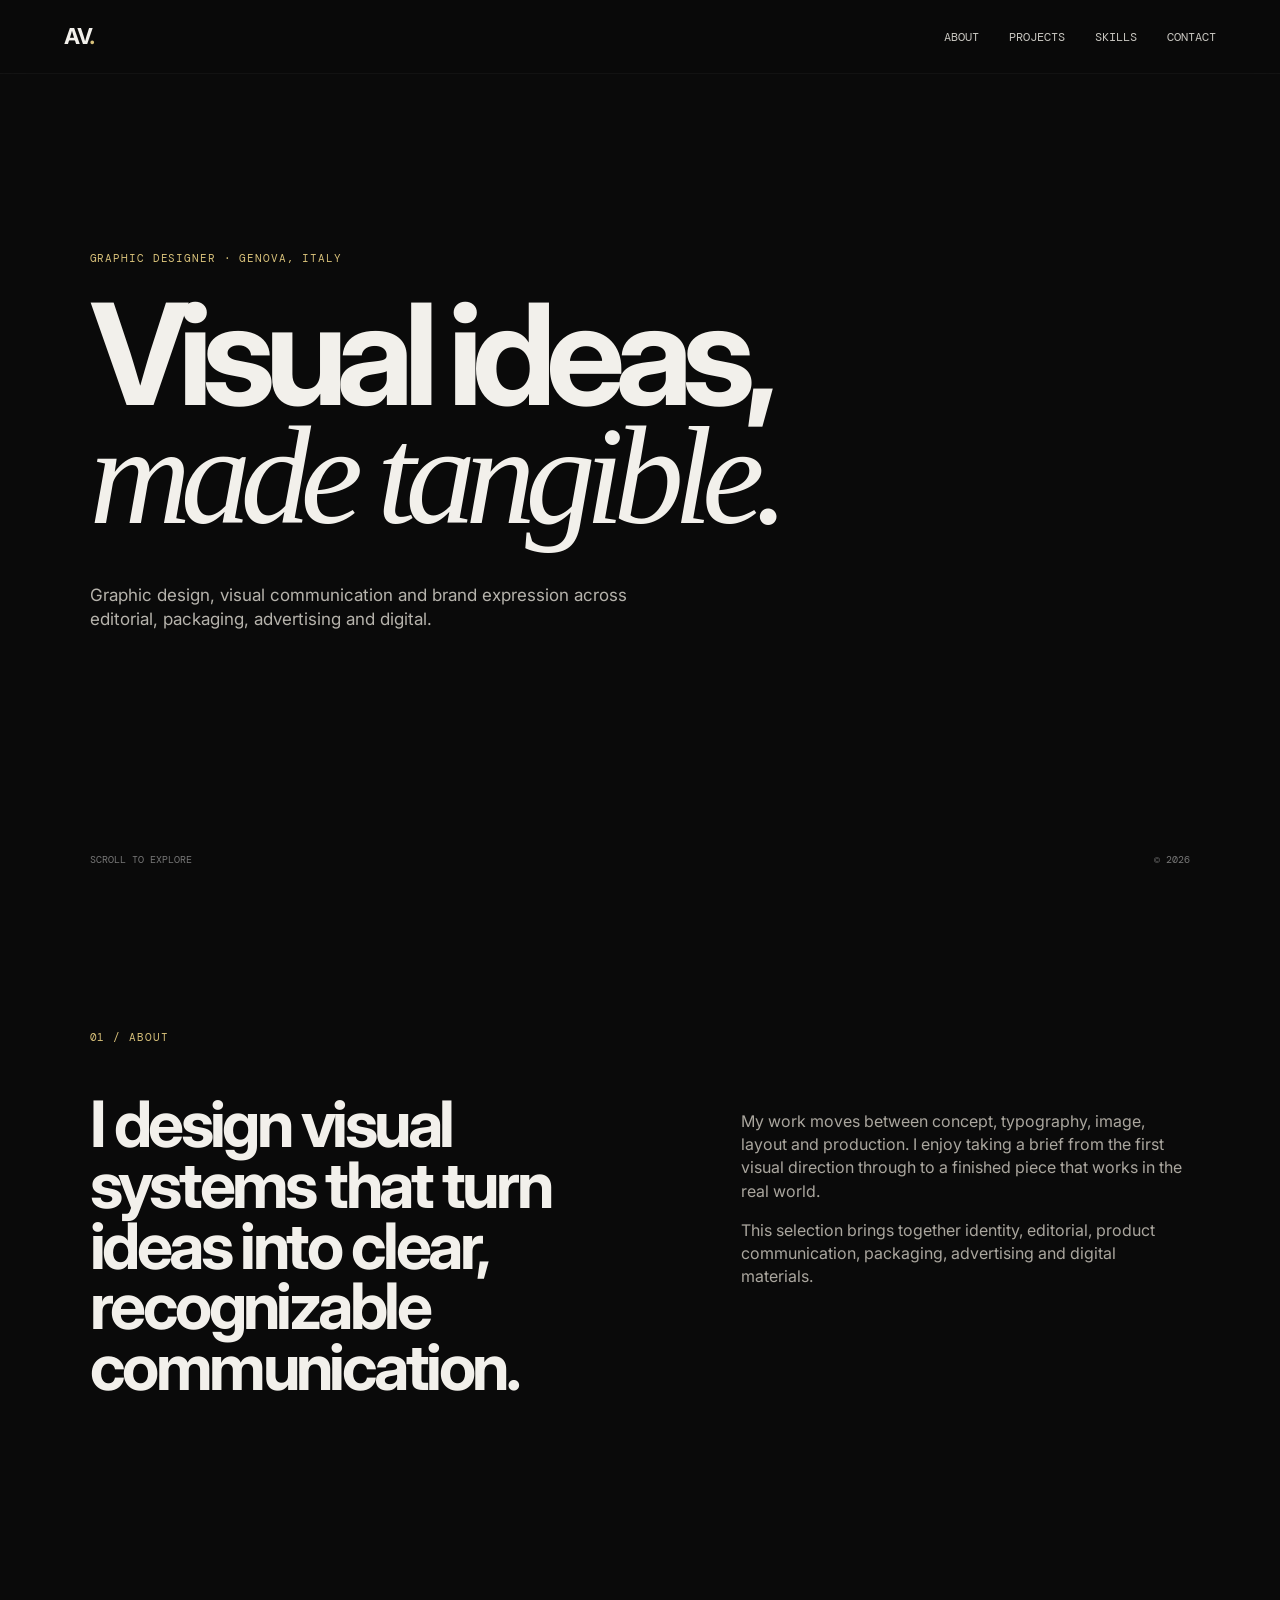
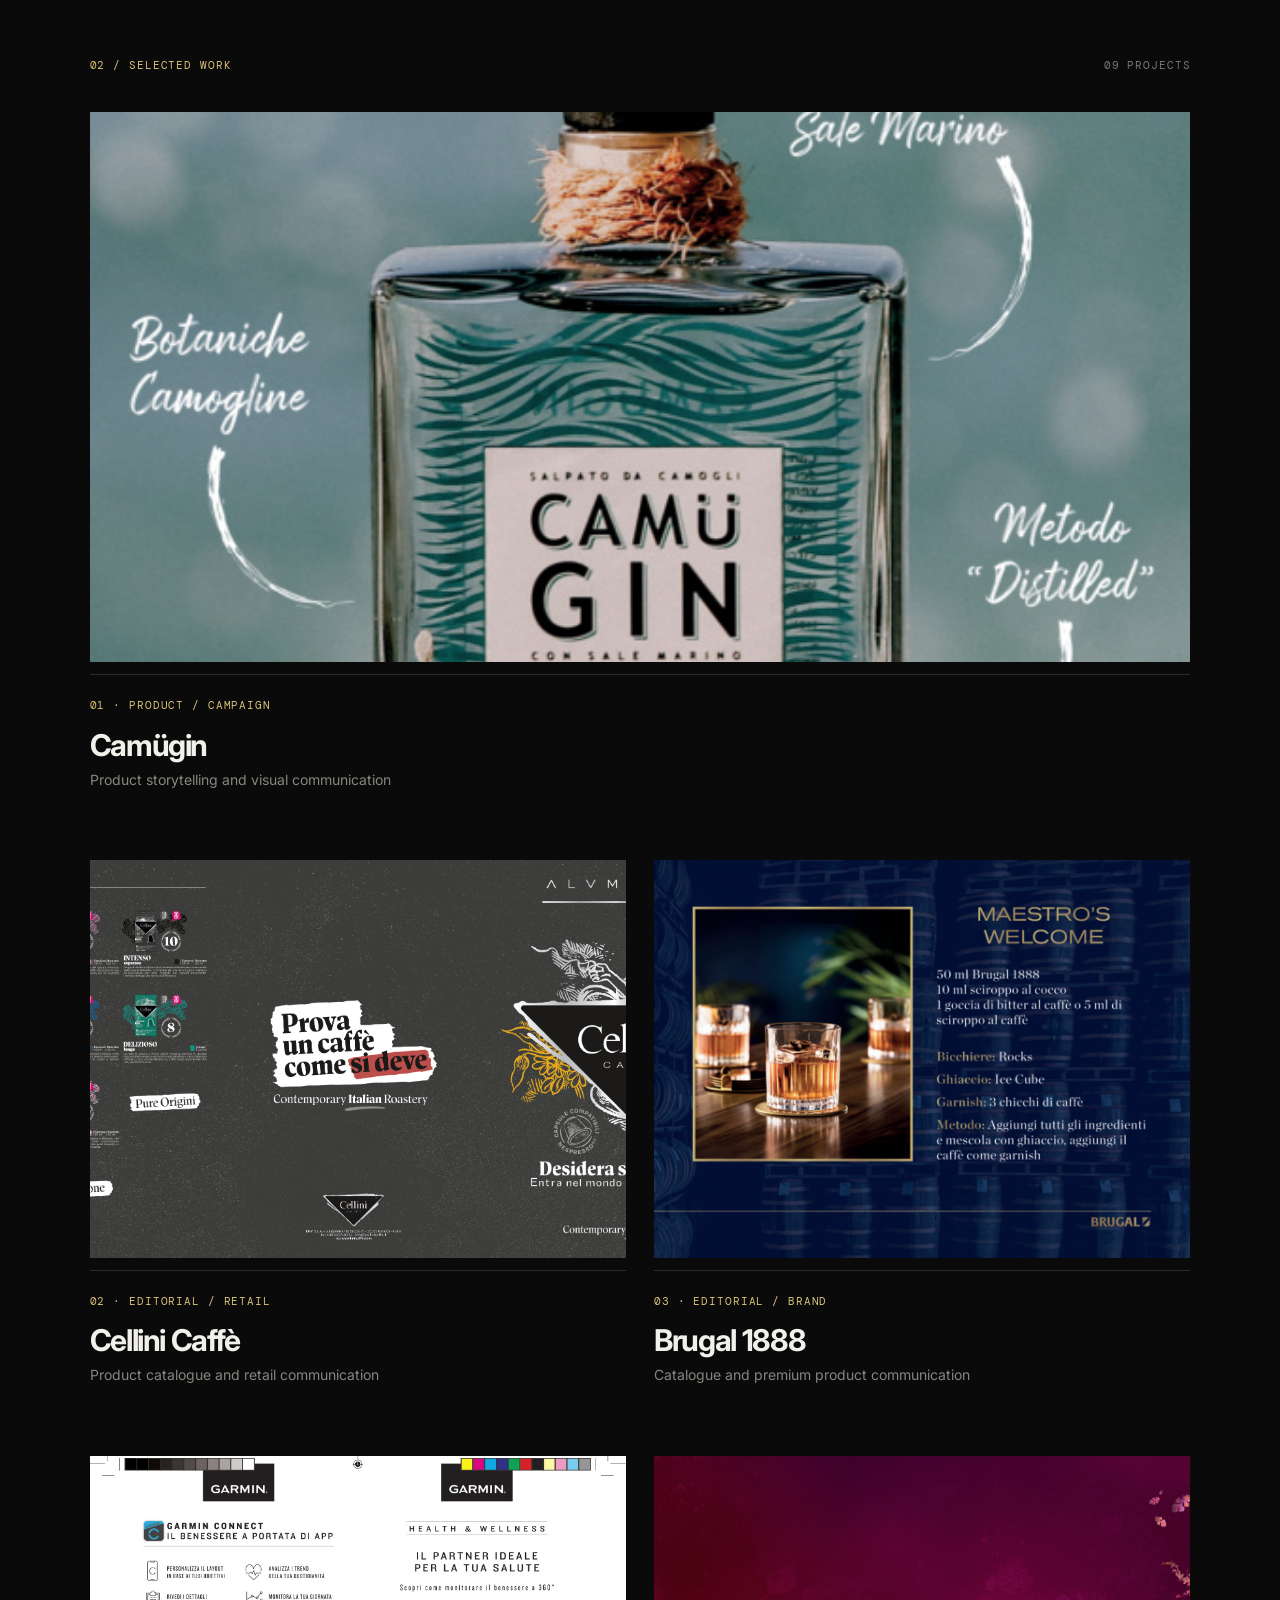
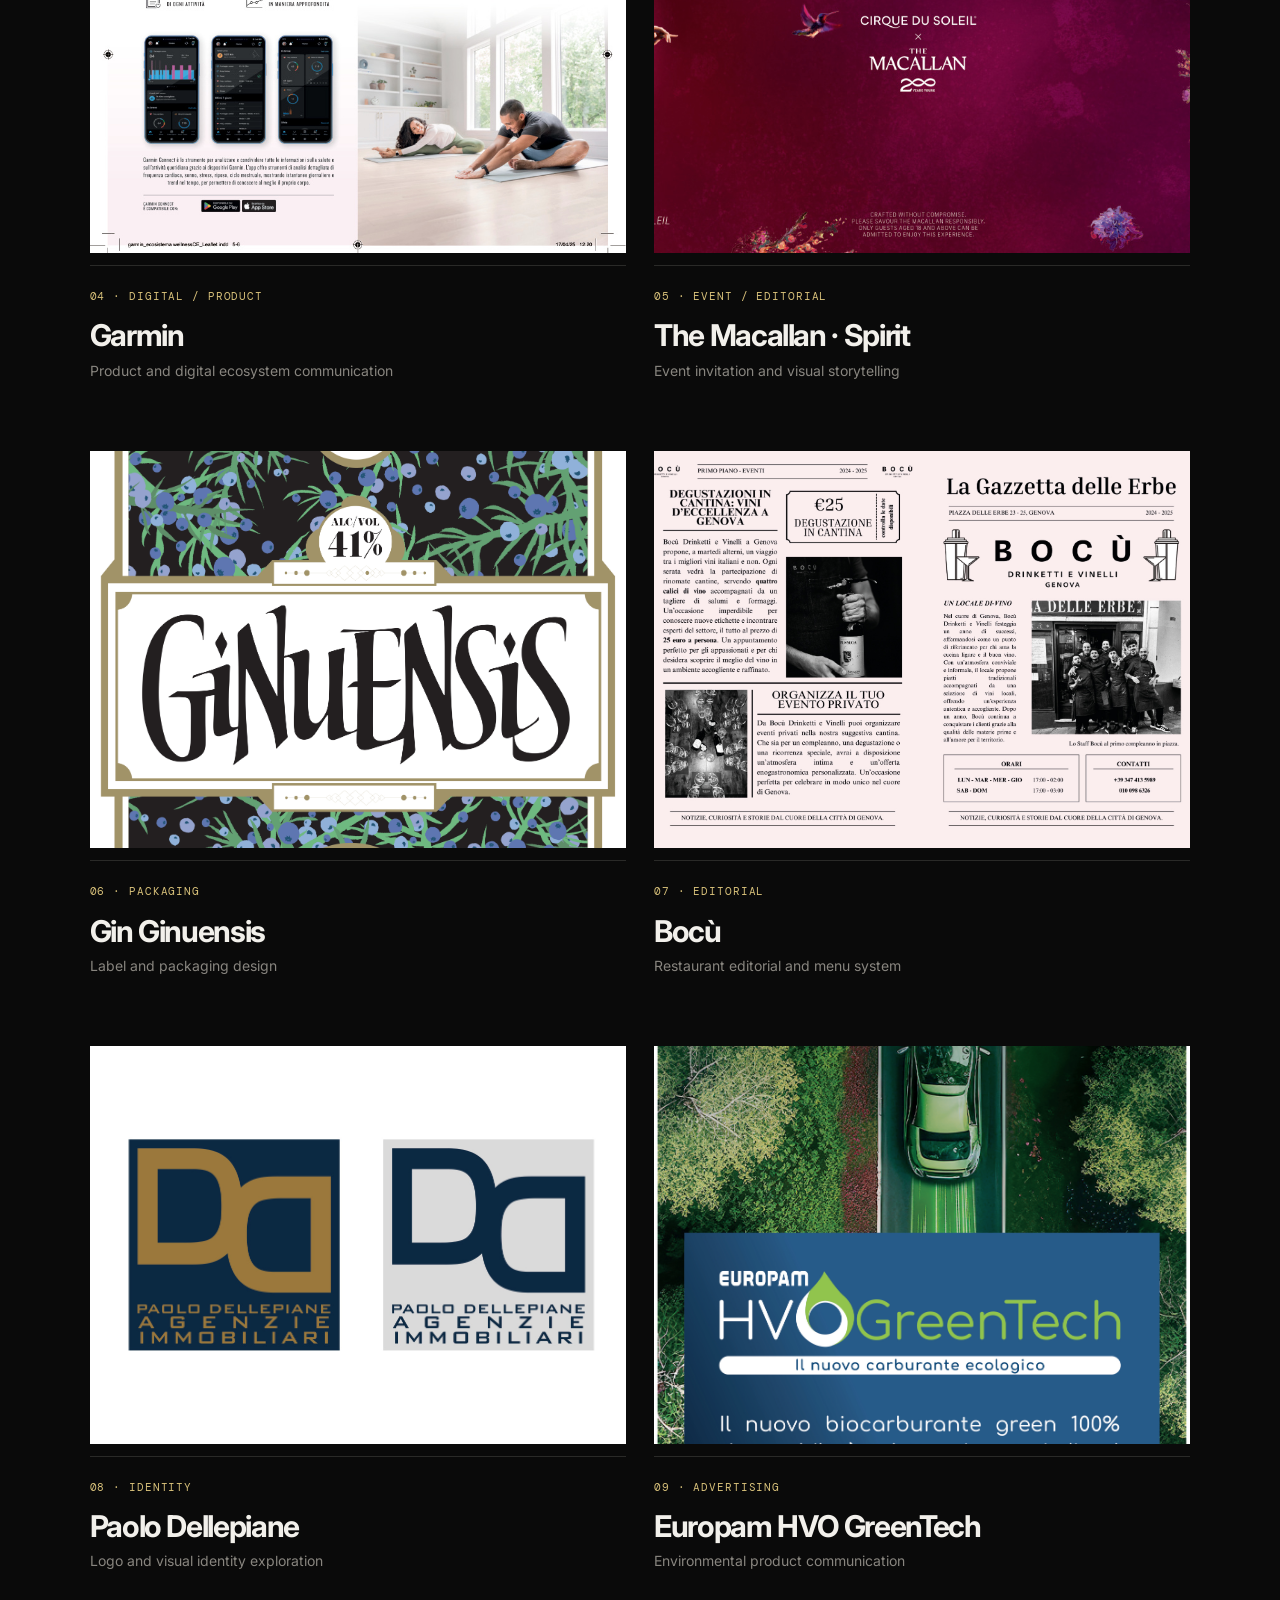
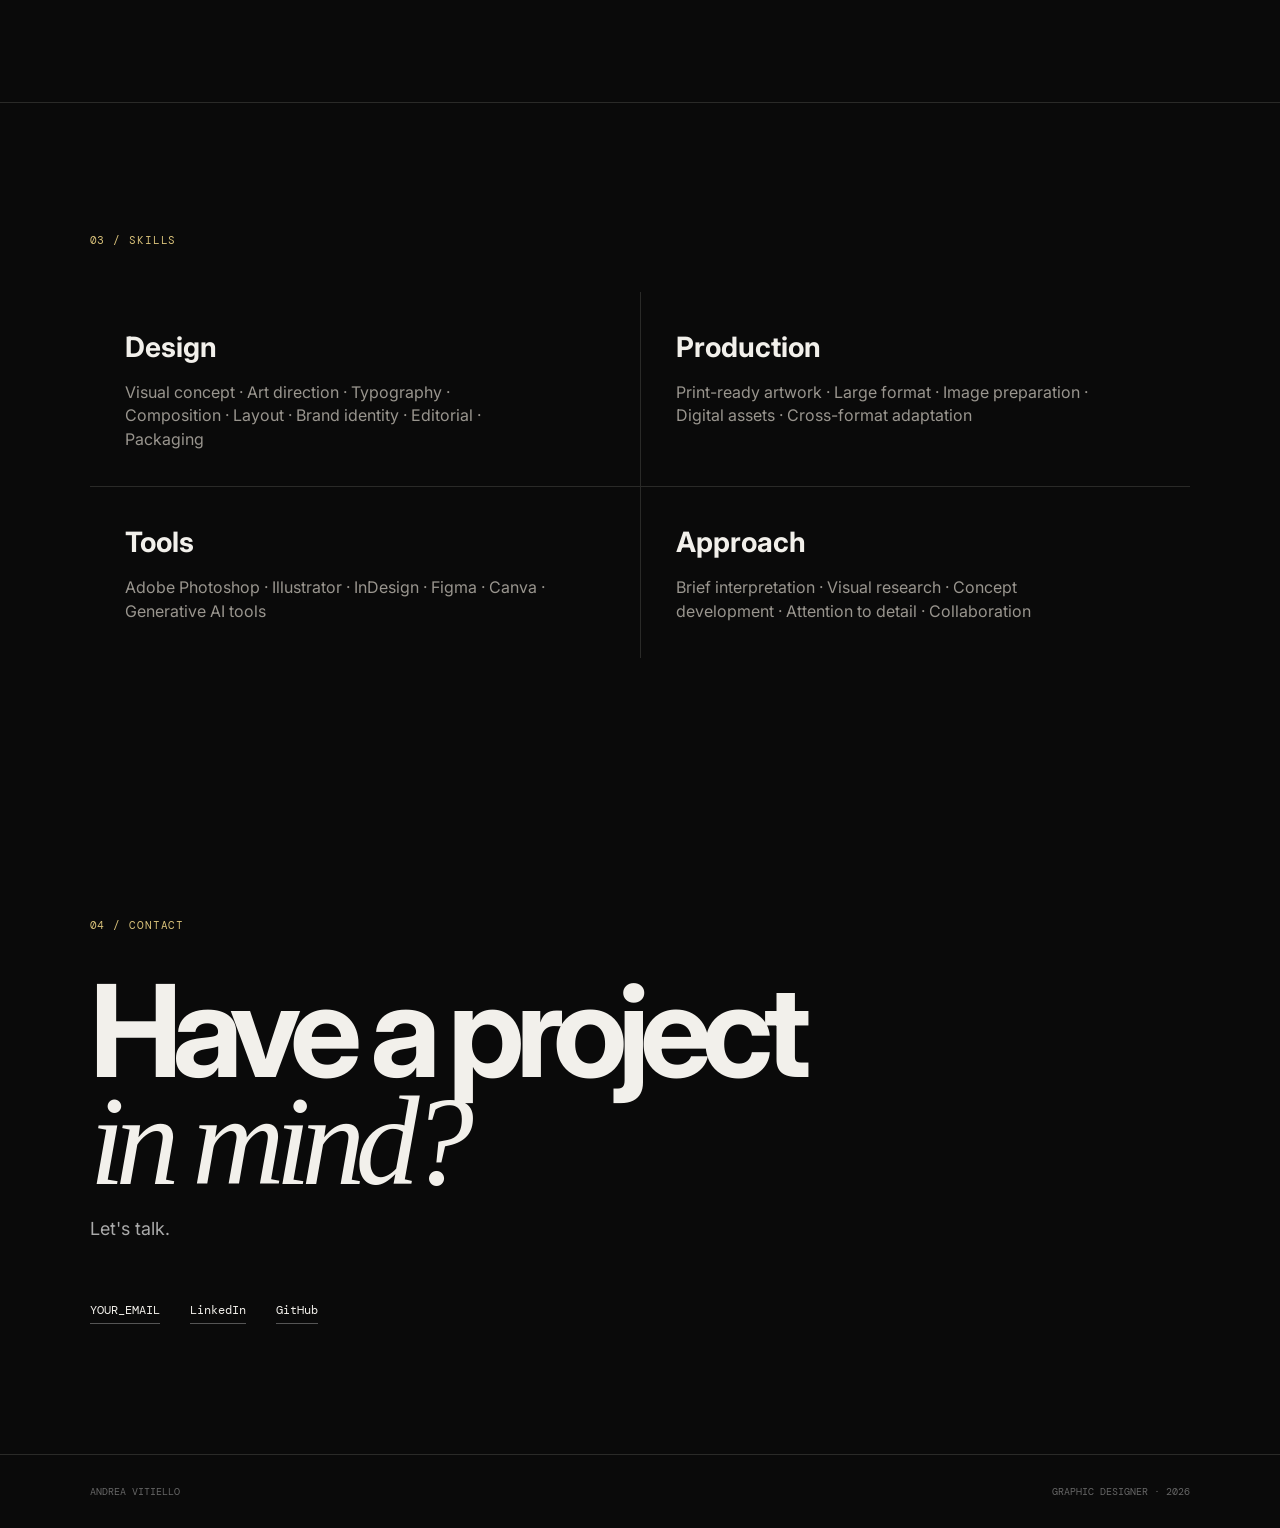
<file: andrea-portfolio/index.html>
<!doctype html>
<html lang="en">
<head>
  <meta charset="utf-8" />
  <meta name="viewport" content="width=device-width, initial-scale=1" />
  <meta name="description" content="Andrea Vitiello — Graphic Designer portfolio." />
  <title>Andrea Vitiello — Graphic Designer</title>
  <link rel="preconnect" href="https://fonts.googleapis.com">
  <link rel="preconnect" href="https://fonts.gstatic.com" crossorigin>
  <link href="https://fonts.googleapis.com/css2?family=DM+Mono:wght@400;500&family=Inter:wght@400;500;600;700&display=swap" rel="stylesheet">
  <link rel="stylesheet" href="assets/css/style.css" />
</head>
<body>
  <header class="nav">
    <a class="brand" href="#home">AV<span>.</span></a>
    <nav>
      <a href="#about">About</a>
      <a href="#projects">Projects</a>
      <a href="#skills">Skills</a>
      <a href="#contact">Contact</a>
    </nav>
    <button class="menu" aria-label="Toggle menu">☰</button>
  </header>

  <main>
    <section id="home" class="hero section">
      <div class="eyebrow">GRAPHIC DESIGNER · GENOVA, ITALY</div>
      <h1>Visual ideas,<br><em>made tangible.</em></h1>
      <p class="hero-copy">Graphic design, visual communication and brand expression across editorial, packaging, advertising and digital.</p>
      <div class="hero-meta"><span>SCROLL TO EXPLORE</span><span>© 2026</span></div>
    </section>

    <section id="about" class="section about">
      <div class="section-label">01 / ABOUT</div>
      <div class="about-grid">
        <h2>I design visual systems that turn ideas into clear, recognizable communication.</h2>
        <div>
          <p>My work moves between concept, typography, image, layout and production. I enjoy taking a brief from the first visual direction through to a finished piece that works in the real world.</p>
          <p>This selection brings together identity, editorial, product communication, packaging, advertising and digital materials.</p>
        </div>
      </div>
    </section>

    <section id="projects" class="section projects">
      <div class="section-head"><div class="section-label">02 / SELECTED WORK</div><span>09 PROJECTS</span></div>
      <div class="grid">
        <article class="card featured" data-project="camugin"><img src="assets/images/camugin-1.jpg" alt="Camügin communication" loading="lazy"><div class="card-info"><span>01 · PRODUCT / CAMPAIGN</span><h3>Camügin</h3><p>Product storytelling and visual communication</p></div></article>
        <article class="card" data-project="cellini"><img src="assets/images/cellini-1.jpg" alt="Cellini coffee editorial" loading="lazy"><div class="card-info"><span>02 · EDITORIAL / RETAIL</span><h3>Cellini Caffè</h3><p>Product catalogue and retail communication</p></div></article>
        <article class="card" data-project="brugal"><img src="assets/images/brugal-1.jpg" alt="Brugal 1888 catalogue" loading="lazy"><div class="card-info"><span>03 · EDITORIAL / BRAND</span><h3>Brugal 1888</h3><p>Catalogue and premium product communication</p></div></article>
        <article class="card" data-project="garmin"><img src="assets/images/garmin-1.jpg" alt="Garmin communication" loading="lazy"><div class="card-info"><span>04 · DIGITAL / PRODUCT</span><h3>Garmin</h3><p>Product and digital ecosystem communication</p></div></article>
        <article class="card" data-project="macallan"><img src="assets/images/macallan-1.jpg" alt="The Macallan Spirit event invitation" loading="lazy"><div class="card-info"><span>05 · EVENT / EDITORIAL</span><h3>The Macallan · Spirit</h3><p>Event invitation and visual storytelling</p></div></article>
        <article class="card" data-project="ginuensis"><img src="assets/images/ginuensis-1.jpg" alt="Gin Ginuensis label" loading="lazy"><div class="card-info"><span>06 · PACKAGING</span><h3>Gin Ginuensis</h3><p>Label and packaging design</p></div></article>
        <article class="card" data-project="bocu"><img src="assets/images/bocu-1.jpg" alt="Bocù editorial communication" loading="lazy"><div class="card-info"><span>07 · EDITORIAL</span><h3>Bocù</h3><p>Restaurant editorial and menu system</p></div></article>
        <article class="card" data-project="dellepiane"><img src="assets/images/dellepiane-1.jpg" alt="Paolo Dellepiane logo" loading="lazy"><div class="card-info"><span>08 · IDENTITY</span><h3>Paolo Dellepiane</h3><p>Logo and visual identity exploration</p></div></article>
        <article class="card" data-project="europam"><img src="assets/images/europam-1.jpg" alt="Europam HVO GreenTech advertising" loading="lazy"><div class="card-info"><span>09 · ADVERTISING</span><h3>Europam HVO GreenTech</h3><p>Environmental product communication</p></div></article>
      </div>
    </section>

    <section id="skills" class="section skills">
      <div class="section-label">03 / SKILLS</div>
      <div class="skills-grid">
        <div><h2>Design</h2><p>Visual concept · Art direction · Typography · Composition · Layout · Brand identity · Editorial · Packaging</p></div>
        <div><h2>Production</h2><p>Print-ready artwork · Large format · Image preparation · Digital assets · Cross-format adaptation</p></div>
        <div><h2>Tools</h2><p>Adobe Photoshop · Illustrator · InDesign · Figma · Canva · Generative AI tools</p></div>
        <div><h2>Approach</h2><p>Brief interpretation · Visual research · Concept development · Attention to detail · Collaboration</p></div>
      </div>
    </section>

    <section id="contact" class="section contact">
      <div class="section-label">04 / CONTACT</div>
      <h2>Have a project<br><em>in mind?</em></h2>
      <p>Let's talk.</p>
      <div class="contact-links">
        <a href="mailto:YOUR_EMAIL">YOUR_EMAIL</a>
        <a href="https://www.linkedin.com/" target="_blank" rel="noreferrer">LinkedIn</a>
        <a href="https://github.com/" target="_blank" rel="noreferrer">GitHub</a>
      </div>
    </section>
  </main>

  <footer><span>ANDREA VITIELLO</span><span>GRAPHIC DESIGNER · 2026</span></footer>

  <div class="modal" aria-hidden="true">
    <button class="modal-close" aria-label="Close project">×</button>
    <div class="modal-inner"><div class="modal-title"></div><div class="modal-gallery"></div></div>
  </div>
  <script src="assets/js/main.js"></script>
</body>
</html>
</file>
<file: andrea-portfolio/assets/css/style.css>
:root{--bg:#0a0a0a;--fg:#f2f0eb;--muted:#96938c;--line:#2a2a28;--accent:#d8c17a}*{box-sizing:border-box}html{scroll-behavior:smooth}body{margin:0;background:var(--bg);color:var(--fg);font-family:Inter,Arial,sans-serif;line-height:1.45}a{color:inherit;text-decoration:none}.nav{position:fixed;top:0;left:0;right:0;height:74px;padding:0 5vw;display:flex;align-items:center;justify-content:space-between;background:rgba(10,10,10,.78);backdrop-filter:blur(14px);z-index:10;border-bottom:1px solid rgba(255,255,255,.04)}.brand{font-size:22px;font-weight:700;letter-spacing:-.06em}.brand span{color:var(--accent)}nav{display:flex;gap:30px;font:12px 'DM Mono',monospace;text-transform:uppercase}nav a{color:#c9c7c1;transition:.2s}nav a:hover{color:#fff}.menu{display:none;background:none;border:0;color:#fff;font-size:22px}.section{padding:130px 7vw;max-width:1500px;margin:auto}.hero{min-height:100vh;display:flex;flex-direction:column;justify-content:center;position:relative}.eyebrow,.section-label,.section-head>span,.card-info span,.process-grid>div>span,.work-note>span{font:11px 'DM Mono',monospace;letter-spacing:.08em;color:var(--accent)}h1{font-size:clamp(64px,11vw,160px);line-height:.84;letter-spacing:-.075em;margin:30px 0;max-width:1100px}h1 em,h2 em{font-family:Georgia,serif;font-weight:400}.hero-copy{max-width:560px;color:#b6b3ac;font-size:17px}.hero-meta{position:absolute;bottom:34px;left:7vw;right:7vw;display:flex;justify-content:space-between;font:10px 'DM Mono',monospace;color:#777}.about-grid{display:grid;grid-template-columns:1.1fr .9fr;gap:8vw;margin-top:50px}.about h2{font-size:clamp(38px,5vw,72px);line-height:.95;letter-spacing:-.055em;margin:0}.about p{color:#aaa69e;font-size:16px;max-width:520px}.section-head{display:flex;justify-content:space-between;align-items:end;margin-bottom:40px}.section-head>span{color:#777}.section-title{font-size:clamp(40px,6vw,80px);letter-spacing:-.06em;line-height:.9;margin:15px 0 0}.grid{display:grid;grid-template-columns:repeat(2,1fr);gap:70px 28px}.card{cursor:pointer}.card img{width:100%;aspect-ratio:1.35/1;object-fit:cover;display:block;filter:saturate(.88);transition:transform .5s,filter .5s}.card.featured{grid-column:span 2}.card.featured img{aspect-ratio:2/1}.card:hover img{transform:scale(.985);filter:saturate(1)}.card-info{padding:17px 0 0;border-top:1px solid var(--line);margin-top:12px}.card-info h3{font-size:30px;letter-spacing:-.045em;margin:8px 0 3px}.card-info p{margin:0;color:#88857f;font-size:14px}.work-note{border-top:1px solid var(--line);margin-top:90px;padding-top:22px;display:grid;grid-template-columns:1fr 2fr;gap:30px}.work-note p{margin:0;color:#88857f;max-width:620px}.process{border-top:1px solid var(--line)}.process-grid{display:grid;grid-template-columns:repeat(4,1fr);gap:1px;background:var(--line);margin-top:45px}.process-grid>div{background:var(--bg);padding:32px 26px;min-height:220px}.process-grid h2{font-size:30px;letter-spacing:-.04em;margin:45px 0 10px}.process-grid p{color:#99958e;margin:0;max-width:230px}.skills{border-top:1px solid var(--line)}.skills-grid{display:grid;grid-template-columns:repeat(2,1fr);gap:1px;background:var(--line);margin-top:45px}.skills-grid>div{background:var(--bg);padding:35px}.skills-grid h2{font-size:28px;margin:0 0 14px}.skills-grid p{color:#99958e;margin:0;max-width:420px}.tools-showcase{width:100vw;margin-left:calc(50% - 50vw);border-top:1px solid var(--line);border-bottom:1px solid var(--line);padding:105px 0 55px;overflow:hidden}.tools-showcase-head{padding:0 7vw;margin-bottom:65px}.tools-showcase-head h2{font-size:clamp(42px,6vw,82px);line-height:.9;letter-spacing:-.06em;margin:16px 0 0;max-width:850px}.tools-slider{position:relative;width:100%;display:flex;align-items:center}.tools-viewport{width:100%;overflow:hidden}.tools-track{display:flex;align-items:center;gap:28px;width:max-content;transition:transform .65s cubic-bezier(.22,.61,.36,1);will-change:transform}.tool-slide{width:150px;min-width:150px;height:190px;padding:0;border:0;background:none;color:#777;display:flex;flex-direction:column;align-items:center;justify-content:center;gap:18px;font:12px 'DM Mono',monospace;cursor:pointer;transition:transform .5s,color .5s,opacity .5s}.tool-slide .tool-icon{width:86px;height:86px;border:1px solid #333;font-size:22px;transition:transform .5s,border-color .5s,color .5s,box-shadow .5s}.tool-slide .tool-icon-figma{font-size:38px}.tool-slide .tool-icon-ai{font-size:24px}.tool-slide.active{color:var(--fg);transform:scale(1.12)}.tool-slide.active .tool-icon{border-color:var(--accent);color:var(--accent);box-shadow:0 0 0 1px rgba(216,193,122,.15),0 12px 45px rgba(216,193,122,.08)}.tool-slide:not(.active){opacity:.5}.tool-slide:hover{color:var(--fg)}.tools-arrow{position:absolute;z-index:2;top:50%;transform:translateY(-50%);width:46px;height:46px;border:1px solid var(--line);background:rgba(10,10,10,.9);color:#aaa;border-radius:50%;font-size:18px;cursor:pointer;transition:.25s}.tools-arrow:hover{border-color:var(--accent);color:var(--accent)}.tools-prev{left:5vw}.tools-next{right:5vw}.tools-caption{display:flex;justify-content:space-between;margin:35px 7vw 0;padding-top:18px;border-top:1px solid var(--line);font:10px 'DM Mono',monospace;text-transform:uppercase;color:#777}.tools-caption span:last-child{color:var(--accent)}.contact h2{font-size:clamp(60px,10vw,140px);line-height:.84;letter-spacing:-.075em;margin:45px 0 20px}.contact>p{color:#aaa;font-size:18px}.contact-links{display:flex;gap:30px;margin-top:60px;font:12px 'DM Mono',monospace}.contact-links a{border-bottom:1px solid #555;padding-bottom:5px}.contact-links a:hover{color:var(--accent);border-color:var(--accent)}footer{padding:30px 7vw;border-top:1px solid var(--line);display:flex;justify-content:space-between;color:#666;font:10px 'DM Mono',monospace}.modal{position:fixed;inset:0;background:rgba(8,8,8,.97);z-index:30;display:none;overflow:auto;padding:80px 7vw}.modal.open{display:block}.modal-close{position:fixed;top:22px;right:30px;background:none;border:0;color:#fff;font-size:38px;cursor:pointer;z-index:31}.modal-inner{max-width:1100px;margin:auto}.modal-title{font-size:clamp(40px,7vw,90px);letter-spacing:-.07em;margin:25px 0 18px}.case-meta{border-top:1px solid var(--line);border-bottom:1px solid var(--line);padding:18px 0;margin-bottom:30px}.case-meta span{font:11px 'DM Mono',monospace;color:var(--accent);letter-spacing:.08em}.case-meta p{color:#99958e;max-width:650px;margin:10px 0 0}.modal-gallery{display:grid;gap:22px}.modal-gallery img{width:100%;display:block}@media(max-width:900px){.process-grid{grid-template-columns:repeat(2,1fr)}}@media(max-width:800px){.nav{height:62px}.nav nav{display:none}.menu{display:block}.nav.open nav{display:flex;position:absolute;top:62px;left:0;right:0;background:#0a0a0a;padding:25px 7vw;flex-direction:column;gap:18px}.section{padding:105px 7vw}.about-grid,.grid,.skills-grid{grid-template-columns:1fr}.card.featured{grid-column:auto}.card.featured img{aspect-ratio:1.35/1}.work-note{grid-template-columns:1fr;gap:12px;margin-top:65px}.process-grid{grid-template-columns:1fr}.process-grid>div{min-height:0}.tools-showcase{padding:85px 0 45px}.tools-showcase-head{padding:0 7vw;margin-bottom:40px}.tools-track{gap:18px}.tool-slide{width:125px;min-width:125px;height:165px}.tool-slide .tool-icon{width:72px;height:72px}.tools-prev{left:4vw}.tools-next{right:4vw}.tools-arrow{width:40px;height:40px}.tools-caption{margin-left:7vw;margin-right:7vw}.contact-links{flex-direction:column;gap:15px}.hero-meta{left:7vw;right:7vw}.modal{padding:75px 5vw}}

/* Tools carousel */
.tools-showcase{
  position:relative;
  width:100vw;
  margin-left:calc(50% - 50vw);
  padding:105px 0 55px;
  overflow:hidden;
  border-top:1px solid var(--line);
  border-bottom:1px solid var(--line);
  background:radial-gradient(ellipse 55% 42% at 50% 59%,rgba(216,193,122,.075),transparent 72%);
}
.tools-showcase-head{padding:0 7vw;margin-bottom:34px}
.tools-showcase-head h2{display:none}
.tools-slider{position:relative;width:100%;height:286px;min-height:286px;display:block}
.tools-viewport{position:relative;width:100%;height:100%;overflow:hidden;padding:0;touch-action:pan-y;cursor:grab}
.tools-viewport:active{cursor:grabbing}
.tools-track{position:relative;width:100%;height:100%;display:block}
.tool-slide{
  position:absolute;
  top:50%;
  left:50%;
  width:190px;
  min-width:190px;
  height:220px;
  margin:0;
  padding:0;
  border:0;
  background:transparent;
  color:var(--fg);
  transform:translate(-50%,-50%) translateX(var(--tool-offset,0px)) scale(.44);
  transform-origin:center;
  opacity:.16;
  filter:blur(.35px);
  cursor:pointer;
  pointer-events:auto;
  z-index:1;
  transition:transform .58s cubic-bezier(.22,.61,.36,1),opacity .45s ease,filter .45s ease;
}
.tool-slide[data-position="mid"]{
  transform:translate(-50%,-50%) translateX(var(--tool-offset,0px)) scale(.62);
  opacity:.30;
  filter:none;
}
.tool-slide[data-position="near"]{
  transform:translate(-50%,-50%) translateX(var(--tool-offset,0px)) scale(.80);
  opacity:.62;
  filter:none;
}
.tool-slide.active{
  transform:translate(-50%,-50%) translateX(var(--tool-offset,0px)) scale(1);
  opacity:1;
  filter:none;
  z-index:30;
}
.tool-slide .tool-icon{
  width:94px;
  height:94px;
  margin:auto;
  border:1px solid #383731;
  border-radius:50%;
  display:grid;
  place-items:center;
  overflow:hidden;
  background:#10100f;
  color:#fff;
  opacity:1;
  transition:width .58s cubic-bezier(.22,.61,.36,1),height .58s cubic-bezier(.22,.61,.36,1),border-color .4s,box-shadow .4s,background .4s;
}
.tool-slide .tool-icon img{
  display:block;
  width:50%;
  height:50%;
  max-width:none;
  max-height:none;
  object-fit:contain;
  opacity:.72;
  filter:brightness(0) invert(1);
  transition:width .58s cubic-bezier(.22,.61,.36,1),height .58s cubic-bezier(.22,.61,.36,1),opacity .4s;
}
.tool-slide[data-position="near"] .tool-icon img{opacity:.64}
.tool-slide[data-position="mid"] .tool-icon img{opacity:.42}
.tool-slide[data-position="far"] .tool-icon img{opacity:.22}
.tool-slide.active .tool-icon{
  width:164px;
  height:164px;
  border-color:var(--accent);
  background:radial-gradient(circle at 35% 28%,rgba(216,193,122,.16),transparent 58%),#11110f;
  box-shadow:0 0 0 10px rgba(216,193,122,.05),0 18px 65px rgba(216,193,122,.20);
  opacity:1;
}
.tool-slide.active .tool-icon img{
  width:58%;
  height:58%;
  opacity:1;
  filter:brightness(0) invert(1);
}
.tool-slide:focus-visible{outline:1px solid var(--accent);outline-offset:-4px}
.tools-arrow{
  position:absolute;
  top:50%;
  transform:translateY(-50%);
  z-index:40;
  width:48px;
  height:48px;
  display:grid;
  place-items:center;
  border:1px solid #4a473d;
  border-radius:50%;
  background:#0a0a0a;
  color:#aaa;
  font-size:18px;
  cursor:pointer;
  transition:.25s;
}
.tools-arrow:hover{border-color:var(--accent);color:var(--accent)}
.tools-prev{left:5vw}.tools-next{right:5vw}
.tools-caption{
  display:flex;
  justify-content:space-between;
  margin:6px 7vw 0;
  padding-top:18px;
  border-top:1px solid var(--line);
  font:10px 'DM Mono',monospace;
  text-transform:uppercase;
  color:#777;
}
.tools-caption span:last-child{color:var(--accent)}
@media(max-width:800px){
  .tools-showcase{padding:82px 0 43px}
  .tools-showcase-head{padding:0 7vw;margin-bottom:18px}
  .tools-slider{height:215px;min-height:215px}
  .tool-slide{width:132px;min-width:132px;height:175px}
  .tool-slide .tool-icon{width:68px;height:68px}
  .tool-slide.active .tool-icon{width:112px;height:112px;box-shadow:0 0 0 7px rgba(216,193,122,.05),0 0 45px rgba(216,193,122,.20)}
  .tool-slide .tool-icon img{width:50%;height:50%}
  .tool-slide.active .tool-icon img{width:64%;height:64%}
  .tools-arrow{display:none}
  .tools-caption{margin:10px 7vw 0}
}
@media(prefers-reduced-motion:reduce){
  .tool-slide,.tool-slide .tool-icon,.tool-slide .tool-icon img{transition:none}
}

/* Project image viewer */
.modal{padding:0;background:rgba(5,5,5,.985);overflow:hidden}
.modal.open{display:block}
.modal-viewer{position:relative;width:100%;height:100dvh;min-height:100vh;display:flex;align-items:center;justify-content:center;padding:92px 8vw 54px}
.modal-top{position:absolute;top:28px;left:7vw;right:7vw;display:flex;align-items:flex-end;justify-content:space-between;z-index:4;pointer-events:none}
.modal-title{font-size:clamp(30px,5vw,68px);letter-spacing:-.07em;margin:10px 0 0}
.modal-counter{font:10px 'DM Mono',monospace;letter-spacing:.08em;color:#777;white-space:nowrap}
.modal-image-stage{width:min(1180px,100%);height:100%;display:flex;align-items:center;justify-content:center;cursor:zoom-out;touch-action:pan-y}
.modal-image-stage img{max-width:100%;max-height:100%;width:auto;height:auto;object-fit:contain;display:block;box-shadow:0 18px 80px rgba(0,0,0,.35);user-select:none;-webkit-user-drag:none}
.modal-nav{position:absolute;top:50%;transform:translateY(-50%);z-index:5;width:52px;height:52px;border:1px solid #3b3933;border-radius:50%;background:rgba(10,10,10,.72);backdrop-filter:blur(8px);color:#aaa;font-size:18px;display:grid;place-items:center;cursor:pointer;transition:.25s}
.modal-nav:hover{border-color:var(--accent);color:var(--accent);background:#10100e}
.modal-prev{left:3vw}.modal-next{right:3vw}
.modal-close{top:24px;right:3vw;width:42px;height:42px;border:1px solid #3b3933;border-radius:50%;font-size:28px;background:rgba(10,10,10,.72);backdrop-filter:blur(8px)}
.modal-close:hover{border-color:var(--accent);color:var(--accent)}
.modal-hint{position:absolute;bottom:20px;left:7vw;right:7vw;text-align:center;color:#55524b;font:9px 'DM Mono',monospace;letter-spacing:.08em;pointer-events:none}
@media(max-width:800px){
  .modal-viewer{padding:78px 5vw 48px}
  .modal-top{top:20px;left:5vw;right:5vw;align-items:center}
  .modal-title{font-size:32px}
  .modal-nav{display:none}
  .modal-close{top:18px;right:5vw}
  .modal-image-stage{height:100%;cursor:pointer}
  .modal-image-stage img{max-width:100%;max-height:100%}
  .modal-hint{left:5vw;right:5vw;bottom:18px;font-size:8px}
}
@media(prefers-reduced-motion:reduce){.modal-nav{transition:none}}
</file>
